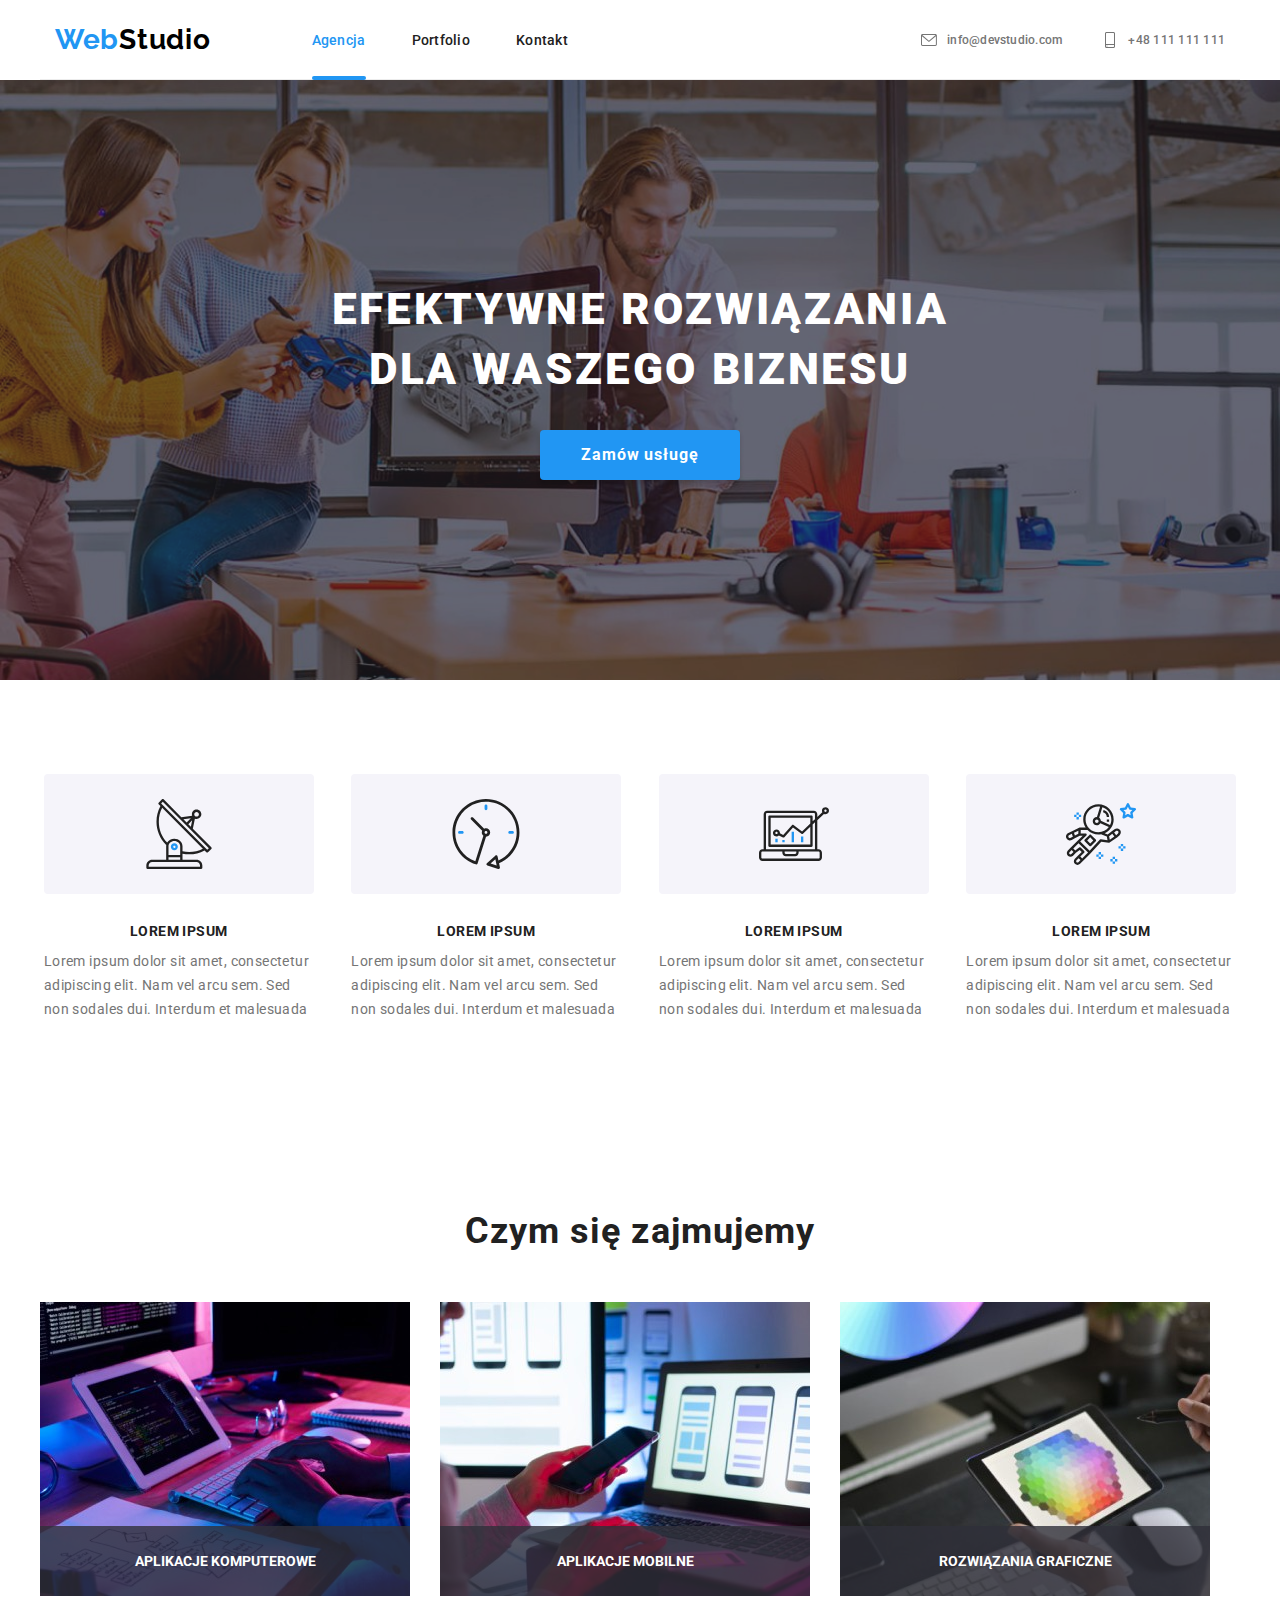
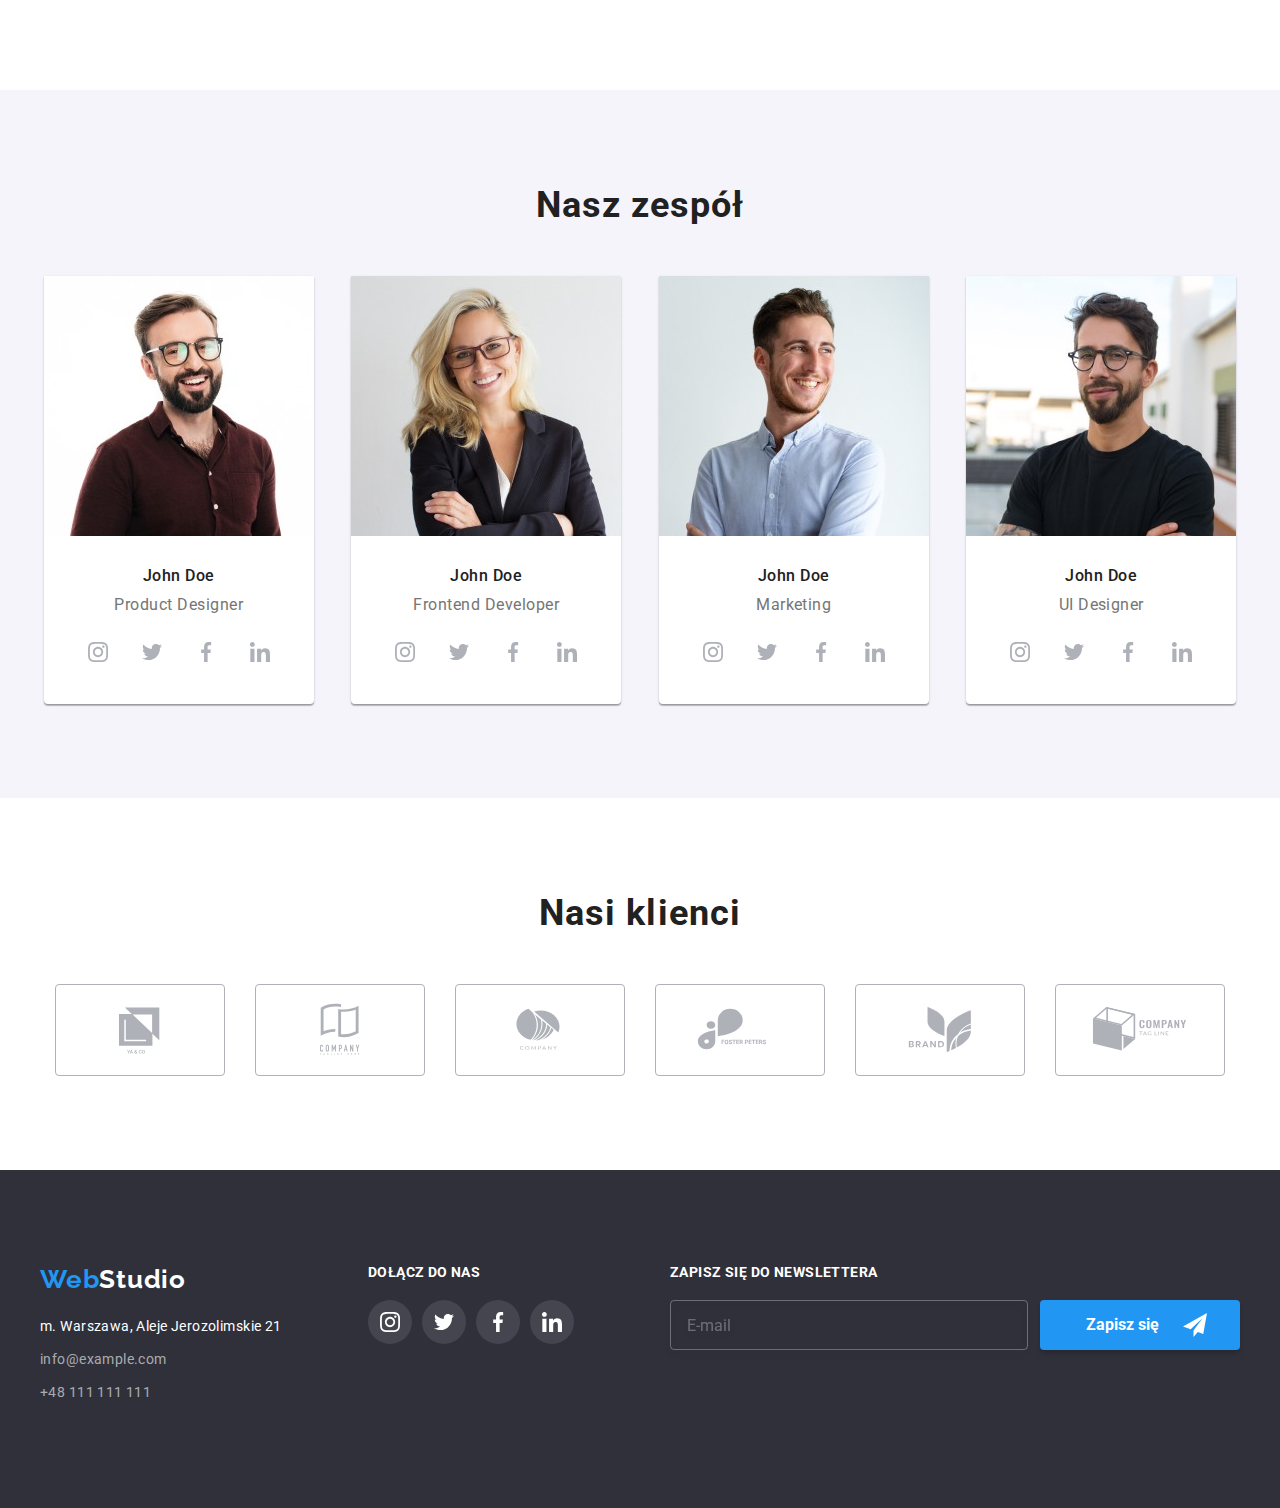
<file: index.html>
<!DOCTYPE html>
<html lang="pl">
  <head>
    <meta charset="UTF-8" />
    <meta http-equiv="X-UA-Compatible" content="IE=edge" />
    <meta name="viewport" content="width=device-width, initial-scale=1.0" />
    <title>Studio</title>
    <link rel="preconnect" href="https://fonts.googleapis.com" />
    <link rel="preconnect" href="https://fonts.gstatic.com" crossorigin />
    <link rel="stylesheet" href="css/modern-normalize.css" />
    <link rel="stylesheet" href="./css/main.min.css" />
    <link
      href="https://fonts.googleapis.com/css2?family=Raleway:wght@700&family=Roboto:wght@400;500;700;900&display=swap"
      rel="stylesheet"
    />
  </head>

  <body>
    <header class="header section__container">
        <div class="menu">
          <a href="index.html" class="menu__logo"
              ><h3><span>Web</span>Studio</h3></a
          >
          <svg class="menu__icon" width="40" height="40"><use xlink: href="images/icons.svg#mobile-menu-open"></use></svg>
          <nav class="menu__desktop">
              <ul class="menu__list1">
                <li class="menu__option">
                  <a href="index.html" class="menu__link menu__link--active">Agencja</a>
                </li>
                <li class="menu__option">
                  <a href="portfolio.html" class="menu__link">Portfolio</a>
                </li>
                <li class="menu__option">
                  <a href="contact.html" class="menu__link">Kontakt</a>
                </li>
              </ul>
          </nav>
          <ul class="menu__list2 menu__desktop">
            <li class="menu__contacts">
              <svg class="menu__contact-icon" width="16" height="16">
                <use xlink: href="images/icons.svg#icon-envelope"></use>
              </svg>
              <a href="mailto:info@devstudio.com" class="menu__contact">
                info@devstudio.com</a
              >
              </li>
            <li class="menu__contacts">
              <svg class="menu__contact-icon" width="16" height="16">
                <use xlink: href="images/icons.svg#icon-smartphone"></use>
              </svg>
              <a href="tel:+48111111111" class="menu__contact"> +48 111 111 111</a>
            </li>
          </ul>
        </div>

      <!-- mobile menu -->
      <div class="mobile-menu d-none">
        <div class="mobile-menu__menu">
            <svg class="mobile-menu__close toggle-menu" width="40" height="40"><use xlink: href="images/icons.svg#mobile-menu-close"></use></svg>
            <div class="mobile-menu__nav">
              <div>
                <ul class="mobile-menu__list">
                  <li class="mobile-menu__option">
                    <a href="index.html" class="mobile-menu__link">Agencja</a>
                  </li>
                  <li class="mobile-menu__option">
                    <a href="portfolio.html" class="mobile-menu__link">Portfolio</a>
                  </li>
                  <li class="mobile-menu__option">
                    <a href="contact.html" class="mobile-menu__link">Kontakt</a>
                  </li>
                </ul>
              </div>
              <div class="mobile-menu__nav2">
                  <ul class="mobile-menu__contact">
                    <li class="mobile-menu__option">
                      <a href="tel:+48111111111" class="mobile-menu__phone mobile-menu__link">+48 111 111 111</a>
                    </li>
                    <li class="mobile-menu__option">
                      <a href="mailto:info@example.com" class="mobile-menu__mail mobile-menu__link">info@example.com</a>
                    </li>
                  </ul>
                <ul class="mobile-menu__socialmedia">
                  <li class="mobile-menu__option2">
                    <a href="" class="mobile-menu__socialmedia mobile-menu__socialmedia--link">Instagram</a>
                  </li>
                  <li class="mobile-menu__option2">
                    <p class="mobile-menu__socialmedia mobile-menu__socialmedia--gap">|</p>
                  </li>
                  <li class="mobile-menu__option2">
                    <a href="" class="mobile-menu__socialmedia mobile-menu__socialmedia--link">Twitter</a>
                  </li>
                  <li class="mobile-menu__option2">
                    <p class="mobile-menu__socialmedia mobile-menu__socialmedia--gap">|</p>
                  </li>
                  <li class="mobile-menu__option2">
                    <a href="" class="mobile-menu__socialmedia mobile-menu__socialmedia--link">Facebook</a>
                  </li>
                  <li class="mobile-menu__option2">
                    <p class="mobile-menu__socialmedia mobile-menu__socialmedia--gap">|</p>
                  </li>
                  <li class="mobile-menu__option2">
                    <a href="" class="mobile-menu__socialmedia mobile-menu__socialmedia--link">LinkedIn</a>
                  </li>
                </ul>
              </div>
            </div>
        </div>
      </div>
      <!-- mobile menu ends -->

    </header>

    <main>
      <section class="section section--page-top">
        <div class="section__container">
          <h1 class="section__headline1">
            EFEKTYWNE ROZWIĄZANIA<br />DLA WASZEGO BIZNESU
          </h1>
          <button class="section__button1" type="button" data-modal-open>Zamów usługę</button>
        </div>
      </section>
      <section class="section">
        <div class="section__container">
          <ul class="section__list section__list--wrap">
            <li class="lorem">
              <figure class="lorem__box">
                <svg class="lorem__icon" width="70" height="70">
                  <use xlink: href="images/icons.svg#icon-antenna"></use>
                </svg>
              </figure>
              <h4 class="lorem__headline4">LOREM IPSUM</h4>
              <p class="lorem__description">
                Lorem ipsum dolor sit amet, consectetur adipiscing elit. Nam vel
                arcu sem. Sed non sodales dui. Interdum et malesuada
              </p>
            </li>
            <li class="lorem">
              <figure class="lorem__box">
                <svg class="lorem__icon" width="70" height="70">
                  <use xlink: href="images/icons.svg#icon-clock"></use>
                </svg>
              </figure>
              <h4 class="lorem__headline4">LOREM IPSUM</h4>
              <p class="lorem__description">
                Lorem ipsum dolor sit amet, consectetur adipiscing elit. Nam vel
                arcu sem. Sed non sodales dui. Interdum et malesuada
              </p>
            </li>
            <li class="lorem">
              <figure class="lorem__box">
                <svg class="lorem__icon" width="70" height="70">
                  <use xlink: href="images/icons.svg#icon-diagram"></use>
                </svg>
              </figure>
              <h4 class="lorem__headline4">LOREM IPSUM</h4>
              <p class="lorem__description">
                Lorem ipsum dolor sit amet, consectetur adipiscing elit. Nam vel
                arcu sem. Sed non sodales dui. Interdum et malesuada
              </p>
            </li>
            <li class="lorem">
              <figure class="lorem__box">
                <svg class="lorem__icon" width="70" height="70">
                  <use xlink: href="images/icons.svg#icon-astronaut"></use>
                </svg>
              </figure>
              <h4 class="lorem__headline4">LOREM IPSUM</h4>
              <p class="lorem__description">
                Lorem ipsum dolor sit amet, consectetur adipiscing elit. Nam vel
                arcu sem. Sed non sodales dui. Interdum et malesuada
              </p>
            </li>
          </ul>
        </div>
      </section>
      <section class="section section__desktop">
        <div class="section__container">
          <h2 class="section__headline2">Czym się zajmujemy</h2>
          <ul class="section__list section__list--wrap">
            <li class="services">
              <picture>
                <source srcset="./images/studio/box1@1x.jpg 1x, ./images/studio/box1@2x.jpg 2x" type="image/jpg">
                <img
                src="/images/studio/box1.jpg"
                alt="Programista piszący kod"
                width="370"
                height="294"
                /></picture>
                <div class="services__label">Aplikacje komputerowe</div>
            </li>
            <li class="services">
                <picture>
                  <source srcset="./images/studio/box2@1x.jpg 1x, ./images/studio/box2@2x.jpg 2x" type="image/jpg">
                  <img
                  src="/images/studio/box2.jpg"
                  alt="UI Designer projektujący układ strony na telefon"
                  width="370"
                  height="294"
                  /></picture>
                  <div class="services__label">Aplikacje mobilne</div>
            </li>
            <li class="services">
                  <picture>
                    <source srcset="./images/studio/box3@1x.jpg 1x, ./images/studio/box3@2x.jpg 2x" type="image/jpg">
                    <img
                  src="/images/studio/box3.jpg"
                  alt="UI Designer wybierający kolor"
                  width="370"
                  height="294"
                  /></picture>
              <div class="services__label">Rozwiązania graficzne</div>
            </li>
          </ul>
        </div>
      </section>
      <section class="section section--gray">
        <div class="section__container">
          <h2 class="section__headline2">Nasz zespół</h2>
          <ul class="section__list section__list--wrap">
            <li class="team">
              <picture>
                <source media="(min-width: 1200px)" srcset="./images/studio/img1-s@1x.jpg 1x, ./images/studio/img1-s@2x.jpg 2x" type="image/jpg">
                <source media="(min-width: 768px)" srcset="./images/studio/img1-md@1x.jpg 1x, ./images/studio/img1-md@2x.jpg 2x" type="image/jpg">
                <source media="(max-width: 767px)" srcset="./images/studio/img1-l@1x.jpg 1x, ./images/studio/img1-l@2x.jpg 2x" type="image/jpg">
                <img class="team__photo" src="/images/studio/img1.jpg" alt="Brodaty mężczyzna w okularach i w brązowej koszuli"/>
              </picture>
              <h5 class="team__name">John Doe</h5>
              <p class="team__title">Product Designer</p>
              <div class="team__socialmedia--container">
                <div class="team__socialmedia">
                  <svg class="team__icon" height="44" width="44">
                    <use xlink: href="images/icons.svg#icon-instagram"></use>
                  </svg>
                  <svg class="team__icon" height="44" width="44">
                    <use xlink: href="images/icons.svg#icon-twitter"></use>
                  </svg>
                  <svg class="team__icon" height="44" width="44">
                    <use xlink: href="images/icons.svg#icon-facebook"></use>
                  </svg>
                  <svg class="team__icon" height="44" width="44">
                    <use xlink: href="images/icons.svg#icon-linkedin"></use>
                  </svg>
                </div>
              </div>
            </li>
            <li class="team">
              <picture>
                <source media="(min-width: 1200px)" srcset="./images/studio/img2-s@1x.jpg 1x, ./images/studio/img2-s@2x.jpg 2x" type="image/jpg">
                <source media="(min-width: 768px)" srcset="./images/studio/img2-md@1x.jpg 1x, ./images/studio/img2-md@2x.jpg 2x" type="image/jpg">
                <source media="(max-width: 767px)" srcset="./images/studio/img2-l@1x.jpg 1x, ./images/studio/img2-l@2x.jpg 2x" type="image/jpg">
                <img class="team__photo" src="/images/studio/img2.jpg" alt="Uśmiechnięta młoda blondynka"/>
              </picture>
              <h5 class="team__name">John Doe</h5>
              <p class="team__title">Frontend Developer</p>
              <div class="team__socialmedia--container">
                <div class="team__socialmedia">
                  <svg class="team__icon" height="44" width="44">
                    <use xlink: href="images/icons.svg#icon-instagram"></use>
                  </svg>
                  <svg class="team__icon" height="44" width="44">
                    <use xlink: href="images/icons.svg#icon-twitter"></use>
                  </svg>
                  <svg class="team__icon" height="44" width="44">
                    <use xlink: href="images/icons.svg#icon-facebook"></use>
                  </svg>
                  <svg class="team__icon" height="44" width="44">
                    <use xlink: href="images/icons.svg#icon-linkedin"></use>
                  </svg>
                </div>
              </div>
            </li>
            <li class="team">
              <picture>
                <source media="(min-width: 1200px)" srcset="./images/studio/img3-s@1x.jpg 1x, ./images/studio/img3-s@2x.jpg 2x" type="image/jpg">
                <source media="(min-width: 768px)" srcset="./images/studio/img3-md@1x.jpg 1x, ./images/studio/img3-md@2x.jpg 2x" type="image/jpg">
                <source media="(max-width: 767px)" srcset="./images/studio/img3-l@1x.jpg 1x, ./images/studio/img3-l@2x.jpg 2x" type="image/jpg">
                <img class="team__photo" src="/images/studio/img3.jpg" alt="Uśmiechnięty mężczyzna w białej koszuli"/>
              </picture>
              <h5 class="team__name">John Doe</h5>
              <p class="team__title">Marketing</p>
              <div class="team__socialmedia--container">
                <div class="team__socialmedia">
                  <svg class="team__icon" height="44" width="44">
                    <use xlink: href="images/icons.svg#icon-instagram"></use>
                  </svg>
                  <svg class="team__icon" height="44" width="44">
                    <use xlink: href="images/icons.svg#icon-twitter"></use>
                  </svg>
                  <svg class="team__icon" height="44" width="44">
                    <use xlink: href="images/icons.svg#icon-facebook"></use>
                  </svg>
                  <svg class="team__icon" height="44" width="44">
                    <use xlink: href="images/icons.svg#icon-linkedin"></use>
                  </svg>
                </div>
              </div>
            </li>
            <li class="team">
              <picture>
                <source media="(min-width: 1200px)" srcset="./images/studio/img4-s@1x.jpg 1x, ./images/studio/img4-s@2x.jpg 2x" type="image/jpg">
                <source media="(min-width: 768px)" srcset="./images/studio/img4-md@1x.jpg 1x, ./images/studio/img4-md@2x.jpg 2x" type="image/jpg">
                <source media="(max-width: 767px)" srcset="./images/studio/img4-l@1x.jpg 1x, ./images/studio/img4-l@2x.jpg 2x" type="image/jpg">
                <img class="team__photo" src="/images/studio/img4.jpg" alt="Brodaty mężczyzna w okularach i czarnej bluzce"/>
              </picture>
              <h5 class="team__name">John Doe</h5>
              <p class="team__title">UI Designer</p>
              <div class="team__socialmedia--container">
                <div class="team__socialmedia">
                  <svg class="team__icon" height="44" width="44">
                    <use xlink: href="images/icons.svg#icon-instagram"></use>
                  </svg>
                  <svg class="team__icon" height="44" width="44">
                    <use xlink: href="images/icons.svg#icon-twitter"></use>
                  </svg>
                  <svg class="team__icon" height="44" width="44">
                    <use xlink: href="images/icons.svg#icon-facebook"></use>
                  </svg>
                  <svg class="team__icon" height="44" width="44">
                    <use xlink: href="images/icons.svg#icon-linkedin"></use>
                  </svg>
                </div>
              </div>
            </li>
          </ul>
        </div>
      </section>
      <section class="section">
        <div class="section__container">
          <h2 class="section__headline2">Nasi klienci</h2>
          <ul class="customers">
            <li class="customers__box">
              <svg class="customers__logo" height="60" width="106">
                <use xlink: href="images/icons.svg#icon-logo1"></use>
              </svg>
            </li>
            <li class="customers__box">
              <svg class="customers__logo" height="60" width="106">
                <use xlink: href="images/icons.svg#icon-logo2"></use>
              </svg>
            </li>
            <li class="customers__box">
              <svg class="customers__logo" height="60" width="106">
                <use xlink: href="images/icons.svg#icon-logo3"></use>
              </svg>
            </li>
            <li class="customers__box">
              <svg class="customers__logo" height="60" width="106">
                <use xlink: href="images/icons.svg#icon-logo4"></use>
              </svg>
            </li>
            <li class="customers__box">
              <svg class="customers__logo" height="60" width="106">
                <use xlink: href="images/icons.svg#icon-logo5"></use>
              </svg>
            </li>
            <li class="customers__box">
              <svg class="customers__logo" height="60" width="106">
                <use xlink: href="images/icons.svg#icon-logo6"></use>
              </svg>
            </li>
          </ul>
        </div>
      </section>
    </main>

    <footer class="section section--footer">
      <div class="footer section__container">
        <div class="footer__content">
          <h3 class="footer__logo"><span>Web</span>Studio</h3>
          <address>
            <p class="footer__adress">m. Warszawa, Aleje Jerozolimskie 21</p>
            <div class="footer__adress"><a href="mailto:info@example.com" class="footer__adress footer__adress--links"
              >info@example.com</a></div>
            <div class="footer__adress"><a href="tel:+48111111111" class="footer__adress footer__adress--links">+48 111 111 111</a></div>
          </address>
        </div>
        <div class="footer__content">
          <p class="footer__title">Dołącz do nas</p>
          <div class="footer__content--2">
            <svg class="footer__icon" height="44" width="44">
              <use xlink: href="images/icons.svg#icon-instagram"></use>
            </svg>
            <svg class="footer__icon" height="44" width="44">
              <use xlink: href="images/icons.svg#icon-twitter"></use>
            </svg>
            <svg class="footer__icon" height="44" width="44">
              <use xlink: href="images/icons.svg#icon-facebook"></use>
            </svg>
            <svg class="footer__icon" height="44" width="44">
              <use xlink: href="images/icons.svg#icon-linkedin"></use>
            </svg>
          </div>
        </div>
        <div class="footer__content">
          <p class="footer__title">Zapisz się do newslettera</p>
          <form name="newsletter--form" class="newsletter">
            <input type="email" name="email" placeholder="E-mail" class="newsletter__input"/>
            <button type="submit" class="newsletter__button">
              Zapisz się
                <svg class="newsletter__icon" height="24" weight="24">
                  <use xlink: href="./images/icons.svg#submit-icon">
                  </use>
                </svg>
            </button>
          </form>
        </div>
      </div>
    </footer>
    <div class="backdrop is-hidden" data-modal>
      <div class="modal">
        <button class="modal__button" type="button" data-modal-close>
          <svg class="modal__icon" height="11" width="11">
            <use xlink: href="images/icons.svg#close"></use>
          </svg>
        </button>
        <form class="form">
          <p class="form-title">Zostaw swoje dane w formularzu poniżej</p>
          <fieldset class="form__fieldset">
            <label for="username" class="form__label">Imię</label>
            <div class="form__group"><input type="text" name="username" id="username" class="form__input" required/><svg class="form__icons" width="18" height="18"><use xlink: href="./images/icons.svg#form-name"></use></svg></div>
            <label for="phone-number" class="form__label">Telefon</label>
            <div class="form__group"><input type="tel" name="phone-number" id="phone-number" class="form__input" required/><svg class="form__icons" width="18" height="18"><use xlink: href="./images/icons.svg#form-phone"></use></svg></div>
            <label for="email" class="form__label">Email</label>
            <div class="form__group"><input type="email" name="email" id="email" class="form__input" required><svg class="form__icons" width="18" height="18"><use xlink: href="./images/icons.svg#form-email"></use></svg></div>
            <label for="comment" class="form__label">Komentarz</label>
            <textarea type="text" name="comment" id="comment" class="form__comment" placeholder="Wprowadź tekst"></textarea>
            </fieldset>
            <label class="form__policy"><input type="checkbox" name="checkbox" id="checkbox" class="form__checkbox"/><span class="form__terms">Oświadczam iż akceptuję <a href="terms_of_use.html" class="form__terms form__terms--link">Regulamin</a> i <a href="privacy_policy.html" class="form__terms form__terms--link">Politykę Prywatności</a>.</span></label>
          <button type="submit" class="form__submit">Wyślij</button>
        </form>
      </div>
    </div>
    <script src="./js/modal.js"></script>
    <script src="./js/mobile-menu.js"></script>
  </body>
</html>
</file>
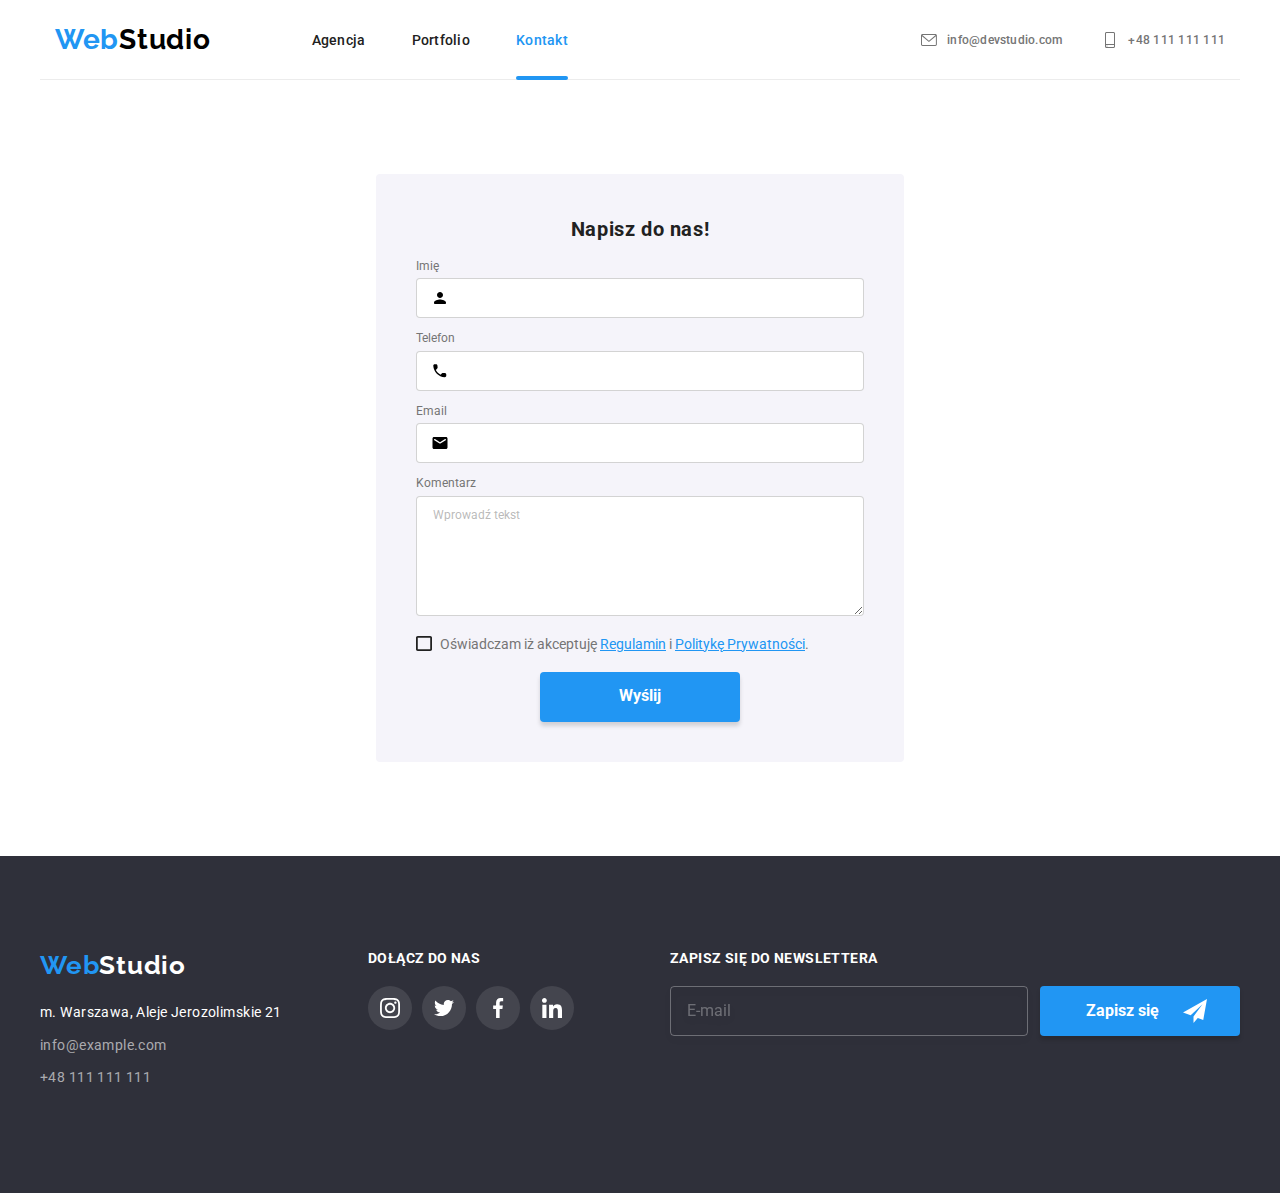
<file: contact.html>
<!DOCTYPE html>
<html lang="pl">
  <head>
    <meta charset="UTF-8" />
    <meta http-equiv="X-UA-Compatible" content="IE=edge" />
    <meta name="viewport" content="width=device-width, initial-scale=1.0" />
    <title>Studio</title>
    <link rel="preconnect" href="https://fonts.googleapis.com" />
    <link rel="preconnect" href="https://fonts.gstatic.com" crossorigin />
    <link rel="stylesheet" href="css/modern-normalize.css" />
    <link rel="stylesheet" href="./css/main.min.css" />
    <link
      href="https://fonts.googleapis.com/css2?family=Raleway:wght@700&family=Roboto:wght@400;500;700;900&display=swap"
      rel="stylesheet"
    />
  </head>
  <body>
    <header class="header section__container">
        <div class="menu">
          <a href="index.html" class="menu__logo"
              ><h3><span>Web</span>Studio</h3></a
          >
          <svg class="menu__icon" width="40" height="40"><use xlink: href="images/icons.svg#mobile-menu-open"></use></svg>
          <nav class="menu__desktop">
              <ul class="menu__list1">
                <li class="menu__option">
                  <a href="index.html" class="menu__link">Agencja</a>
                </li>
                <li class="menu__option">
                  <a href="portfolio.html" class="menu__link">Portfolio</a>
                </li>
                <li class="menu__option">
                  <a href="contact.html" class="menu__link menu__link--active">Kontakt</a>
                </li>
              </ul>
          </nav>
          <ul class="menu__list2 menu__desktop">
            <li class="menu__contacts">
              <svg class="menu__contact-icon" width="16" height="16">
                <use xlink: href="images/icons.svg#icon-envelope"></use>
              </svg>
              <a href="mailto:info@devstudio.com" class="menu__contact">
                info@devstudio.com</a
              >
              </li>
            <li class="menu__contacts">
              <svg class="menu__contact-icon" width="16" height="16">
                <use xlink: href="images/icons.svg#icon-smartphone"></use>
              </svg>
              <a href="tel:+48111111111" class="menu__contact"> +48 111 111 111</a>
            </li>
          </ul>
        </div>

      <!-- mobile menu -->
      <div class="mobile-menu d-none">
        <div class="mobile-menu__menu">
            <svg class="mobile-menu__close toggle-menu" width="40" height="40"><use xlink: href="images/icons.svg#mobile-menu-close"></use></svg>
            <div class="mobile-menu__nav">
              <div>
                <ul class="mobile-menu__list">
                  <li class="mobile-menu__option">
                    <a href="index.html" class="mobile-menu__link">Agencja</a>
                  </li>
                  <li class="mobile-menu__option">
                    <a href="portfolio.html" class="mobile-menu__link">Portfolio</a>
                  </li>
                  <li class="mobile-menu__option">
                    <a href="contact.html" class="mobile-menu__link">Kontakt</a>
                  </li>
                </ul>
              </div>
              <div class="mobile-menu__nav2">
                  <ul class="mobile-menu__contact">
                    <li class="mobile-menu__option">
                      <a href="tel:+48111111111" class="mobile-menu__phone mobile-menu__link">+48 111 111 111</a>
                    </li>
                    <li class="mobile-menu__option">
                      <a href="mailto:info@example.com" class="mobile-menu__mail mobile-menu__link">info@example.com</a>
                    </li>
                  </ul>
                <ul class="mobile-menu__socialmedia">
                  <li class="mobile-menu__option2">
                    <a href="" class="mobile-menu__socialmedia mobile-menu__socialmedia--link">Instagram</a>
                  </li>
                  <li class="mobile-menu__option2">
                    <p class="mobile-menu__socialmedia mobile-menu__socialmedia--gap">|</p>
                  </li>
                  <li class="mobile-menu__option2">
                    <a href="" class="mobile-menu__socialmedia mobile-menu__socialmedia--link">Twitter</a>
                  </li>
                  <li class="mobile-menu__option2">
                    <p class="mobile-menu__socialmedia mobile-menu__socialmedia--gap">|</p>
                  </li>
                  <li class="mobile-menu__option2">
                    <a href="" class="mobile-menu__socialmedia mobile-menu__socialmedia--link">Facebook</a>
                  </li>
                  <li class="mobile-menu__option2">
                    <p class="mobile-menu__socialmedia mobile-menu__socialmedia--gap">|</p>
                  </li>
                  <li class="mobile-menu__option2">
                    <a href="" class="mobile-menu__socialmedia mobile-menu__socialmedia--link">LinkedIn</a>
                  </li>
                </ul>
              </div>
            </div>
        </div>
      </div>
      <!-- mobile menu ends -->

    </header>
    <main>
      <section class="section">
        <div class="section__container">
            <div class="form__container">
                <form class="form form__contact">
                <p class="form-title">Napisz do nas!</p>
                <fieldset class="form__fieldset">
                    <label for="username" class="form__label">Imię</label>
                    <div class="form__group"><input type="text" name="username" id="username" class="form__input" required/><svg class="form__icons" width="18" height="18"><use xlink: href="./images/icons.svg#form-name"></use></svg></div>
                    <label for="phone-number" class="form__label">Telefon</label>
                    <div class="form__group"><input type="tel" name="phone-number" id="phone-number" class="form__input" required/><svg class="form__icons" width="18" height="18"><use xlink: href="./images/icons.svg#form-phone"></use></svg></div>
                    <label for="email" class="form__label">Email</label>
                    <div class="form__group"><input type="email" name="email" id="email" class="form__input" required><svg class="form__icons" width="18" height="18"><use xlink: href="./images/icons.svg#form-email"></use></svg></div>
                    <label for="comment" class="form__label">Komentarz</label>
                    <textarea type="text" name="comment" id="comment" class="form__comment" placeholder="Wprowadź tekst"></textarea>
                    </fieldset>
                    <label class="form__policy"><input type="checkbox" name="checkbox" id="checkbox" class="form__checkbox"/><span class="form__terms">Oświadczam iż akceptuję <a href="terms_of_use.html" class="form__terms form__terms--link">Regulamin</a> i <a href="privacy_policy.html" class="form__terms form__terms--link">Politykę Prywatności</a>.</span></label>
                <button type="submit" class="form__submit">Wyślij</button>
                </form>
            </div>
        </div>
      </section>
    </main>
    <footer class="section section--footer">
      <div class="footer section__container">
        <div class="footer__content">
          <h3 class="footer__logo"><span>Web</span>Studio</h3>
          <address>
            <p class="footer__adress">m. Warszawa, Aleje Jerozolimskie 21</p>
            <div class="footer__adress"><a href="mailto:info@example.com" class="footer__adress footer__adress--links"
              >info@example.com</a></div>
            <div class="footer__adress"><a href="tel:+48111111111" class="footer__adress footer__adress--links">+48 111 111 111</a></div>
          </address>
        </div>
        <div class="footer__content">
          <p class="footer__title">Dołącz do nas</p>
          <div class="footer__content--2">
            <svg class="footer__icon" height="44" width="44">
              <use xlink: href="images/icons.svg#icon-instagram"></use>
            </svg>
            <svg class="footer__icon" height="44" width="44">
              <use xlink: href="images/icons.svg#icon-twitter"></use>
            </svg>
            <svg class="footer__icon" height="44" width="44">
              <use xlink: href="images/icons.svg#icon-facebook"></use>
            </svg>
            <svg class="footer__icon" height="44" width="44">
              <use xlink: href="images/icons.svg#icon-linkedin"></use>
            </svg>
          </div>
        </div>
        <div class="footer__content">
          <p class="footer__title">Zapisz się do newslettera</p>
          <form name="newsletter--form" class="newsletter">
            <input type="email" name="email" placeholder="E-mail" class="newsletter__input"/>
            <button type="submit" class="newsletter__button">
              Zapisz się
                <svg class="newsletter__icon" height="24" weight="24">
                  <use xlink: href="./images/icons.svg#submit-icon">
                  </use>
                </svg>
            </button>
          </form>
        </div>
      </div>
    </footer>
    <script src="./js/mobile-menu.js"></script>
  </body>
</html>
</file>
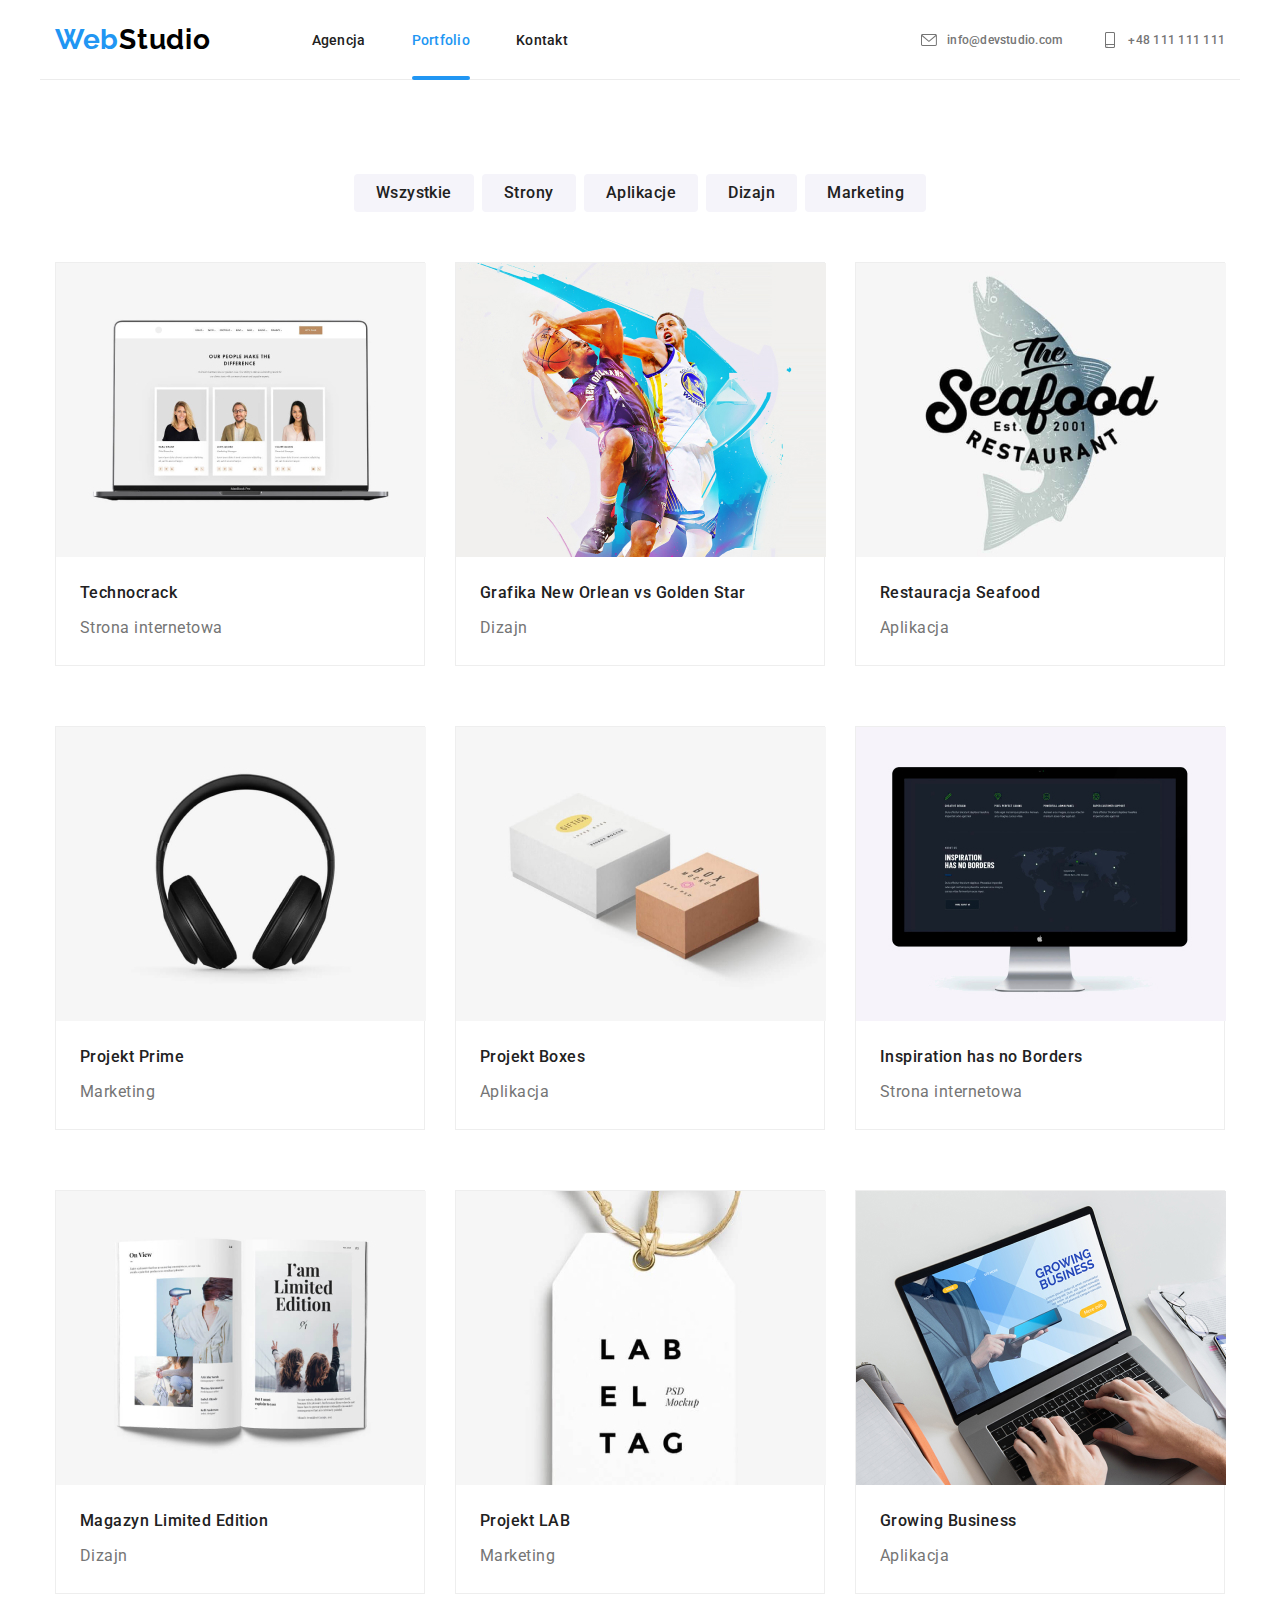
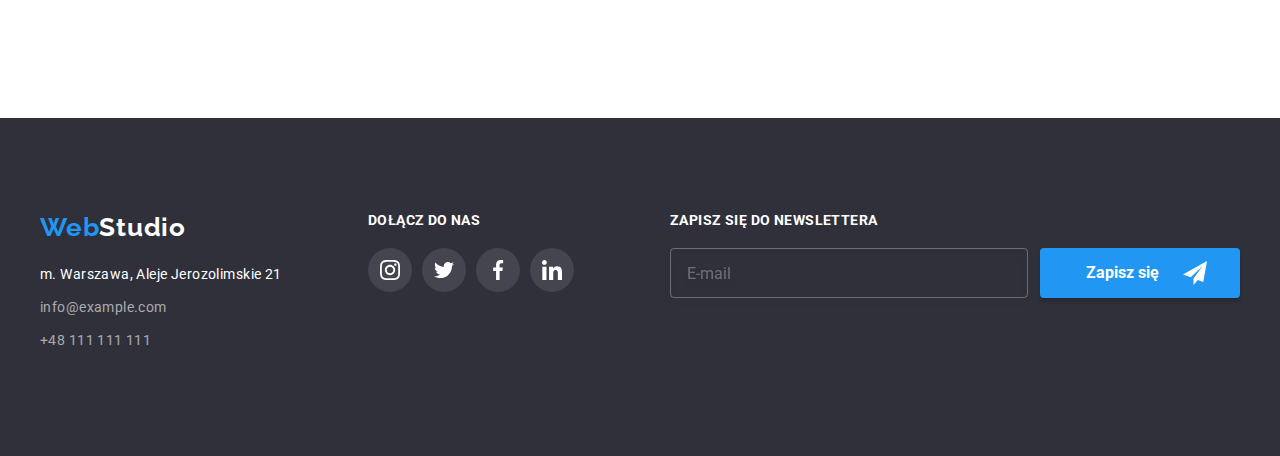
<file: portfolio.html>
<!DOCTYPE html>
<html lang="pl">
  <head>
    <meta charset="UTF-8" />
    <meta http-equiv="X-UA-Compatible" content="IE=edge" />
    <meta name="viewport" content="width=device-width, initial-scale=1.0" />
    <title>Studio</title>
    <link rel="preconnect" href="https://fonts.googleapis.com" />
    <link rel="preconnect" href="https://fonts.gstatic.com" crossorigin />
    <link rel="stylesheet" href="css/modern-normalize.css" />
    <link rel="stylesheet" href="./css/main.min.css" />
    <link
      href="https://fonts.googleapis.com/css2?family=Raleway:wght@700&family=Roboto:wght@400;500;700;900&display=swap"
      rel="stylesheet"
    />
  </head>
  <body>
    <header class="header section__container">
        <div class="menu">
          <a href="index.html" class="menu__logo"
              ><h3><span>Web</span>Studio</h3></a
          >
          <svg class="menu__icon" width="40" height="40"><use xlink: href="images/icons.svg#mobile-menu-open"></use></svg>
          <nav class="menu__desktop">
              <ul class="menu__list1">
                <li class="menu__option">
                  <a href="index.html" class="menu__link">Agencja</a>
                </li>
                <li class="menu__option">
                  <a href="portfolio.html" class="menu__link menu__link--active">Portfolio</a>
                </li>
                <li class="menu__option">
                  <a href="contact.html" class="menu__link">Kontakt</a>
                </li>
              </ul>
          </nav>
          <ul class="menu__list2 menu__desktop">
            <li class="menu__contacts">
              <svg class="menu__contact-icon" width="16" height="16">
                <use xlink: href="images/icons.svg#icon-envelope"></use>
              </svg>
              <a href="mailto:info@devstudio.com" class="menu__contact">
                info@devstudio.com</a
              >
              </li>
            <li class="menu__contacts">
              <svg class="menu__contact-icon" width="16" height="16">
                <use xlink: href="images/icons.svg#icon-smartphone"></use>
              </svg>
              <a href="tel:+48111111111" class="menu__contact"> +48 111 111 111</a>
            </li>
          </ul>
        </div>

      <!-- mobile menu -->
      <div class="mobile-menu d-none">
        <div class="mobile-menu__menu">
            <svg class="mobile-menu__close toggle-menu" width="40" height="40"><use xlink: href="images/icons.svg#mobile-menu-close"></use></svg>
            <div class="mobile-menu__nav">
              <div>
                <ul class="mobile-menu__list">
                  <li class="mobile-menu__option">
                    <a href="index.html" class="mobile-menu__link">Agencja</a>
                  </li>
                  <li class="mobile-menu__option">
                    <a href="portfolio.html" class="mobile-menu__link">Portfolio</a>
                  </li>
                  <li class="mobile-menu__option">
                    <a href="contact.html" class="mobile-menu__link">Kontakt</a>
                  </li>
                </ul>
              </div>
              <div class="mobile-menu__nav2">
                  <ul class="mobile-menu__contact">
                    <li class="mobile-menu__option">
                      <a href="tel:+48111111111" class="mobile-menu__phone mobile-menu__link">+48 111 111 111</a>
                    </li>
                    <li class="mobile-menu__option">
                      <a href="mailto:info@example.com" class="mobile-menu__mail mobile-menu__link">info@example.com</a>
                    </li>
                  </ul>
                <ul class="mobile-menu__socialmedia">
                  <li class="mobile-menu__option2">
                    <a href="" class="mobile-menu__socialmedia mobile-menu__socialmedia--link">Instagram</a>
                  </li>
                  <li class="mobile-menu__option2">
                    <p class="mobile-menu__socialmedia mobile-menu__socialmedia--gap">|</p>
                  </li>
                  <li class="mobile-menu__option2">
                    <a href="" class="mobile-menu__socialmedia mobile-menu__socialmedia--link">Twitter</a>
                  </li>
                  <li class="mobile-menu__option2">
                    <p class="mobile-menu__socialmedia mobile-menu__socialmedia--gap">|</p>
                  </li>
                  <li class="mobile-menu__option2">
                    <a href="" class="mobile-menu__socialmedia mobile-menu__socialmedia--link">Facebook</a>
                  </li>
                  <li class="mobile-menu__option2">
                    <p class="mobile-menu__socialmedia mobile-menu__socialmedia--gap">|</p>
                  </li>
                  <li class="mobile-menu__option2">
                    <a href="" class="mobile-menu__socialmedia mobile-menu__socialmedia--link">LinkedIn</a>
                  </li>
                </ul>
              </div>
            </div>
        </div>
      </div>
      <!-- mobile menu ends -->

    </header>
    <main>
      <section class="section">
        <div class="section__container">
          <ul class="button-list">
            <li class="button-list__item">
              <button class="button-list__button">Wszystkie</button>
            </li>
            <li class="button-list__item">
              <button class="button-list__button">Strony</button>
            </li>
            <li class="button-list__item">
              <button class="button-list__button">Aplikacje</button>
            </li>
            <li class="button-list__item">
              <button class="button-list__button">Dizajn</button>
            </li>
            <li class="button-list__item">
              <button class="button-list__button">Marketing</button>
            </li>
          </ul>
          <ul class="portfolio-list">
            <li class="portfolio-list__item">
              <div class="portfolio-list__image"><img
                src="images/portolio1.jpg"
                alt="Mockup strony internetowej"
                width="370"
                height="294"
              /><div class="portfolio-list__overlay">Technocrack jest popularną platformą wykorzystywaną do rozpowszechniania koronawirusa. Firmy wykorzystują tę platformę do celów szpiegowskich i ataków na niezabezpieczone serwery konkurencji</div>
              </div>
              <h5 class="portfolio-list__headline">Technocrack</h5>
              <p class="portfolio-list__title">Strona internetowa</p>
            </li>
            <li class="portfolio-list__item">
              <div class="portfolio-list__image"><img
                src="images/portolio2.jpg"
                alt="Steph Curry z Golden State Warriors blokuje gracza New Orlean Pelicans"
                width="370"
                height="294"
              /><div class="portfolio-list__overlay">Lorem ipsum dolor sit amet, consectetur adipiscing elit. Nunc eu risus ultricies, faucibus risus vel, aliquam dui. Nulla in risus tempus, tempor felis quis, dignissim nibh. Maecenas tincidunt sed augue elementum placerat</div>
              </div>
              <h5 class="portfolio-list__headline">Grafika New Orlean vs Golden Star</h5>
              <p class="portfolio-list__title">Dizajn</p>
            </li>
            <li class="portfolio-list__item">
              <div class="portfolio-list__image"><img
                src="images/portolio3.jpg"
                alt="Logo restauracji The Seafood"
                width="370"
                height="294"
              /><div class="portfolio-list__overlay">Lorem ipsum dolor sit amet, consectetur adipiscing elit. Nunc eu risus ultricies, faucibus risus vel, aliquam dui. Nulla in risus tempus, tempor felis quis, dignissim nibh. Maecenas tincidunt sed augue elementum placerat</div>
              </div>
              <h5 class="portfolio-list__headline">Restauracja Seafood</h5>
              <p class="portfolio-list__title">Aplikacja</p>
            </li>
            <li class="portfolio-list__item">
              <div class="portfolio-list__image"><img
                src="images/portolio4.jpg"
                alt="Czarne słuchawki nauszne"
                width="370"
                height="294"
              /><div class="portfolio-list__overlay">Lorem ipsum dolor sit amet, consectetur adipiscing elit. Nunc eu risus ultricies, faucibus risus vel, aliquam dui. Nulla in risus tempus, tempor felis quis, dignissim nibh. Maecenas tincidunt sed augue elementum placerat</div>
              </div>
              <h5 class="portfolio-list__headline">Projekt Prime</h5>
              <p class="portfolio-list__title">Marketing</p>
            </li>
            <li class="portfolio-list__item">
              <div class="portfolio-list__image"><img
                src="images/portolio5.jpg"
                alt="Projekt opakowań kartonowych"
                width="370"
                height="294"
              /><div class="portfolio-list__overlay">Lorem ipsum dolor sit amet, consectetur adipiscing elit. Nunc eu risus ultricies, faucibus risus vel, aliquam dui. Nulla in risus tempus, tempor felis quis, dignissim nibh. Maecenas tincidunt sed augue elementum placerat</div>
              </div>
              <h5 class="portfolio-list__headline">Projekt Boxes</h5>
              <p class="portfolio-list__title">Aplikacja</p>
            </li>
            <li class="portfolio-list__item">
              <div class="portfolio-list__image"><img
                src="images/portolio6.jpg"
                alt="Mockup ciemnej strony internetowej"
                width="370"
                height="294"
              /><div class="portfolio-list__overlay">Lorem ipsum dolor sit amet, consectetur adipiscing elit. Nunc eu risus ultricies, faucibus risus vel, aliquam dui. Nulla in risus tempus, tempor felis quis, dignissim nibh. Maecenas tincidunt sed augue elementum placerat</div>
              </div>
              <h5 class="portfolio-list__headline">Inspiration has no Borders</h5>
              <p class="portfolio-list__title">Strona internetowa</p>
            </li>
            <li class="portfolio-list__item">
              <div class="portfolio-list__image"><img
                src="images/portolio7.jpg"
                alt="Otworzony magazyn ze zdjęciami i tekstem"
              /><div class="portfolio-list__overlay">Lorem ipsum dolor sit amet, consectetur adipiscing elit. Nunc eu risus ultricies, faucibus risus vel, aliquam dui. Nulla in risus tempus, tempor felis quis, dignissim nibh. Maecenas tincidunt sed augue elementum placerat</div>
              </div>
              <h5 class="portfolio-list__headline">Magazyn Limited Edition</h5>
              <p class="portfolio-list__title">Dizajn</p>
            </li>
            <li class="portfolio-list__item">
              <div class="portfolio-list__image"><img
                src="images/portolio8.jpg"
                alt="Mockup metki cenowej"
                width="370"
                height="294"
              /><div class="portfolio-list__overlay">Lorem ipsum dolor sit amet, consectetur adipiscing elit. Nunc eu risus ultricies, faucibus risus vel, aliquam dui. Nulla in risus tempus, tempor felis quis, dignissim nibh. Maecenas tincidunt sed augue elementum placerat</div>
              </div>
              <h5 class="portfolio-list__headline">Projekt LAB</h5>
              <p class="portfolio-list__title">Marketing</p>
            </li>
            <li class="portfolio-list__item">
              <div class="portfolio-list__image"><img
                src="images/portolio9.jpg"
                alt="Laptop z otwartą stroną internetową oraz ręce na klawiaturze"
                width="370"
                height="294"
              /><div class="portfolio-list__overlay">Lorem ipsum dolor sit amet, consectetur adipiscing elit. Nunc eu risus ultricies, faucibus risus vel, aliquam dui. Nulla in risus tempus, tempor felis quis, dignissim nibh. Maecenas tincidunt sed augue elementum placerat</div>
              </div>
              <h5 class="portfolio-list__headline">Growing Business</h5>
              <p class="portfolio-list__title">Aplikacja</p>
            </li>
          </ul>
        </div>
      </section>
    </main>
    <footer class="section section--footer">
      <div class="footer section__container">
        <div class="footer__content">
          <h3 class="footer__logo"><span>Web</span>Studio</h3>
          <address>
            <p class="footer__adress">m. Warszawa, Aleje Jerozolimskie 21</p>
            <div class="footer__adress"><a href="mailto:info@example.com" class="footer__adress footer__adress--links"
              >info@example.com</a></div>
            <div class="footer__adress"><a href="tel:+48111111111" class="footer__adress footer__adress--links">+48 111 111 111</a></div>
          </address>
        </div>
        <div class="footer__content">
          <p class="footer__title">Dołącz do nas</p>
          <div class="footer__content--2">
            <svg class="footer__icon" height="44" width="44">
              <use xlink: href="images/icons.svg#icon-instagram"></use>
            </svg>
            <svg class="footer__icon" height="44" width="44">
              <use xlink: href="images/icons.svg#icon-twitter"></use>
            </svg>
            <svg class="footer__icon" height="44" width="44">
              <use xlink: href="images/icons.svg#icon-facebook"></use>
            </svg>
            <svg class="footer__icon" height="44" width="44">
              <use xlink: href="images/icons.svg#icon-linkedin"></use>
            </svg>
          </div>
        </div>
        <div class="footer__content">
          <p class="footer__title">Zapisz się do newslettera</p>
          <form name="newsletter--form" class="newsletter">
            <input type="email" name="email" placeholder="E-mail" class="newsletter__input"/>
            <button type="submit" class="newsletter__button">
              Zapisz się
                <svg class="newsletter__icon" height="24" weight="24">
                  <use xlink: href="./images/icons.svg#submit-icon">
                  </use>
                </svg>
            </button>
          </form>
        </div>
      </div>
    </footer>
    <script src="./js/mobile-menu.js"></script>
  </body>
</html>
</file>
<file: css/main.min.css>
:root{--blue: #2196f3;--white: #fff;--very-bright-grey: #f5f4fa;--medium-bright-grey: #ececec;--medium-bright-grey2: #eeeeee;--bright-grey: #afb1b8;--grey: #757575;--dark-grey: #2f303a;--almost-black: #212121;--black: #000;--cubic-bezier: cubic-bezier(0.4, 0, 0.2, 1);--very-bright-shadow: rgba(255, 255, 255, 0.1);--bright-shadow: rgba(255, 255, 255, 0.3);--medium-shadow: rgba(255, 255, 255, 0.6);--darker-shadow: rgba(117, 117, 117, 0.5);--border-shadow: rgba(33, 33, 33, 0.2);--blue-shadow: rgba(33, 150, 243, 0.9);--shadow1: rgba(47, 48, 58, 0.8);--shadow2: rgba(0, 0, 0, 0.2);--shadow3: rgba(0, 0, 0, 0.1);--shadow4: rgba(0, 0, 0, 0.08);--shadow5: rgba(0, 0, 0, 0.12);--shadow6: rgba(0, 0, 0, 0.14);--shadow7: rgba(0, 0, 0, 0.15);--shadow8: rgba(0, 0, 0, 0.06);--shadow9: rgba(0, 0, 0, 0.16);--min-width: 320px;--mobile: 480px;--tablet: 768px;--desktop: 1200px}body{font-family:"Roboto",sans-serif;color:var(--grey);min-width:320px}ul{list-style-type:none;margin:0;padding:0}h1,h2,h3,h4,h5,h6{margin:0}p{margin:0}.d-none{display:none}.is-hidden{visibility:hidden;opacity:0;pointer-events:none;transition:opacity 500ms ease,visibility 500ms ease}.backdrop{background:var(--shadow2);position:fixed;width:100%;height:100%;left:0px;top:0px;transition:opacity 500ms ease,visibility 500ms ease}.modal{display:flex;position:absolute;width:450px;left:50%;top:50%;transform:translate(-50%, -50%);background:var(--white);box-shadow:0px 1px 3px var(--shadow5),0px 1px 1px var(--shadow6),0px 2px 1px var(--shadow2);border-radius:4px}@media screen and (min-width: 1200px){.modal{width:528px}}.modal__button{display:flex;position:absolute;top:0;right:0;height:30px;width:30px;background:var(--white);border:1px solid var(--shadow3);border-radius:50%;justify-content:center;margin:8px}.modal__button:hover,.modal__button :focus{cursor:pointer}.modal__icon{fill:var(--black);display:flex;align-self:center}.form{width:450px;padding:40px}@media screen and (min-width: 1200px){.form{width:528px}}.form__contact{border-radius:4px;background-color:var(--very-bright-grey)}.form-title{font-family:"Roboto";font-style:normal;font-weight:700;font-size:20px;line-height:1.5;color:var(--almost-black);text-align:center;letter-spacing:.03em;margin-top:0;margin-bottom:12px}.form__input{width:370px;height:40px;border:1px solid var(--border-shadow);border-radius:4px;margin-bottom:10px;margin-top:4px;padding-left:40px}.form__input:focus{outline:none;border:1px solid var(--blue);border-radius:4px;transition-property:border;transition-duration:250ms;transition-timing-function:var(--cubic-bezier)}@media screen and (min-width: 1200px){.form__input{width:448px}}.form__comment{width:370px;height:120px;margin-bottom:25px;border:1px solid var(--border-shadow);border-radius:4px;margin-bottom:20px;margin-top:4px;display:flex;flex-direction:row;align-items:flex-end;padding:12px 16px}.form__comment:focus{outline:none;border:1px solid var(--blue);border-radius:4px;transition-property:border;transition-duration:250ms;transition-timing-function:var(--cubic-bezier)}.form__comment::-moz-placeholder{font-family:"Roboto";font-style:normal;font-weight:400;font-size:12px;color:var(--darker-shadow)}.form__comment:-ms-input-placeholder{font-family:"Roboto";font-style:normal;font-weight:400;font-size:12px;color:var(--darker-shadow)}.form__comment::placeholder{font-family:"Roboto";font-style:normal;font-weight:400;font-size:12px;color:var(--darker-shadow)}@media screen and (min-width: 1200px){.form__comment{width:448px}}.form__checkbox{width:16px;height:15px;margin-right:8px;-moz-appearance:none;-webkit-appearance:none;appearance:none;display:block;background-repeat:no-repeat;background-position:50%;background-size:100%;background-image:url("data:image/svg+xml;charset=UTF-8,%3csvg width='16' height='15' viewBox='0 0 16 15' fill='none' xmlns='http://www.w3.org/2000/svg'%3e%3cpath d='M14.2222 1.66667V13.3333H1.77778V1.66667H14.2222ZM14.2222 0H1.77778C0.8 0 0 0.75 0 1.66667V13.3333C0 14.25 0.8 15 1.77778 15H14.2222C15.2 15 16 14.25 16 13.3333V1.66667C16 0.75 15.2 0 14.2222 0Z' fill='%23212121'/%3e%3c/svg%3e ")}.form__checkbox:hover{cursor:pointer}.form__checkbox:checked{background-position:50%;background-size:100%;background-repeat:no-repeat;background-image:url("data:image/svg+xml;charset=UTF-8,%3csvg width='16' height='15' viewBox='0 0 16 15' fill='none' xmlns='http://www.w3.org/2000/svg'%3e%3crect width='16' height='15' rx='2' fill='%232196F3'/%3e%3cpath d='M3.95703 7.75166L3.88825 7.68604L3.81923 7.75141L2.93123 8.59258L2.85486 8.66492L2.93097 8.73753L6.42671 12.0724L6.49574 12.1382L6.56476 12.0724L14.069 4.91352L14.1449 4.84116L14.069 4.76881L13.1873 3.92764L13.1183 3.86183L13.0493 3.92761L6.49577 10.1735L3.95703 7.75166Z' fill='white' stroke='white' stroke-width='0.2'/%3e%3c/svg%3e ")}.form__terms{font-family:"Roboto";font-style:normal;font-weight:400;font-size:12px;color:var(--grey)}@media screen and (min-width: 1200px){.form__terms{font-size:14px}}.form__terms--link{color:var(--blue)}.form__label{font-family:"Roboto";font-style:normal;font-weight:400;font-size:12px;color:var(--grey);margin-left:0}.form__policy{display:flex;flex-direction:row;align-items:center}.form__submit{display:block;width:200px;height:50px;background:var(--blue);box-shadow:0px 4px 4px var(--shadow7);border-radius:4px;font-family:"Roboto";font-style:normal;font-weight:700;font-size:16px;color:var(--white);border:none;margin-top:20px;margin-bottom:0;margin-left:auto;margin-right:auto}.form__submit:hover{cursor:pointer}.form__fieldset{border:none;padding:0;margin:0}.form__group{position:relative}.form__group:focus-within{fill:var(--blue);transition-property:fill;transition-duration:250ms;transition-timing-function:var(--cubic-bezier)}.form__icons{position:absolute;top:15px;left:15px}.form__container{display:flex;justify-content:center}.header{height:60px;border-bottom:1px solid var(--medium-bright-grey);background-color:var(--white);padding:10px 15px}@media screen and (min-width: 768px){.header{height:80px;padding:0px 15px}}.menu{display:flex;flex-direction:row;justify-content:space-between;align-items:center}@media screen and (min-width: 768px){.menu{min-gap:83px}}@media screen and (min-width: 1200px){.menu{justify-content:space-between;min-gap:0}}.menu__logo{font-family:"Raleway",sans-serif;font-size:24px;font-weight:700;line-height:1.17;letter-spacing:.03em;text-decoration:none;color:var(--black)}.menu__logo span{color:var(--blue)}@media screen and (min-width: 1200px){.menu__logo{margin-right:93px}}.menu__icon{fill:var(--black)}.menu__icon:hover,.menu__icon :focus{fill:var(--blue);cursor:pointer;transition-property:fill;transition-duration:250ms;transition-timing-function:var(--cubic-bezier)}@media screen and (min-width: 768px){.menu__icon{display:none}}.menu__link{text-decoration:none;color:var(--almost-black)}.menu__link:hover{color:var(--blue);cursor:pointer;transition-property:color;transition-duration:250ms;transition-timing-function:var(--cubic-bezier)}.menu__contact{text-decoration:none;color:var(--grey)}.menu__contacts{display:flex;align-items:center}.menu__contacts:first-child{margin-right:30px}.menu__contacts:hover .menu__contact-icon,.menu__contacts :focus .menu__contact-icon{fill:var(--blue);cursor:pointer;transition-property:fill;transition-duration:250ms;transition-timing-function:var(--cubic-bezier)}.menu__contacts:hover .menu__contact,.menu__contacts :focus .menu__contact{color:var(--blue);transition-property:color;transition-duration:250ms;transition-timing-function:var(--cubic-bezier)}.menu__list2{display:flex;justify-content:flex-end;align-items:baseline;gap:10px;font-weight:500;font-size:12px;line-height:14px;letter-spacing:.02em;margin:0}@media screen and (min-width: 768px){.menu__list2{flex-direction:column}}@media screen and (min-width: 1200px){.menu__list2{flex-direction:row}}.menu__nav{display:flex;align-items:center}.menu__list1{display:flex;font-weight:500;font-size:14px;line-height:16px;letter-spacing:.02em}@media screen and (min-width: 1200px){.menu__list1{margin-right:345px}}.menu__option{height:80px;display:flex;flex-direction:column;justify-content:center;position:relative}.menu__option:not(:last-child){margin-right:46px}.menu__link--active{color:var(--blue)}.menu__link--active::after{content:"";position:absolute;bottom:0;width:100%;left:0;height:4px;background:var(--blue);border-radius:2px}.menu__contact-icon{margin-right:10px;fill:var(--grey)}.menu__contact-icon:hover,.menu__contact-icon :focus{fill:var(--blue);cursor:pointer;transition-property:fill;transition-duration:250ms;transition-timing-function:var(--cubic-bezier)}.menu__contact-icon:hover .menu__contact,.menu__contact-icon :focus .menu__contact{fill:var(--blue);cursor:pointer;transition-property:fill;transition-duration:250ms;transition-timing-function:var(--cubic-bezier)}@media screen and (max-width: 767px){.menu__desktop{display:none}}.mobile-menu{position:fixed;top:0;left:0;width:100%;height:100%;background-color:var(--white);z-index:10}.mobile-menu__close{position:fixed;top:10px;right:15px;fill:var(--black)}.mobile-menu__close:hover,.mobile-menu__close :focus{fill:var(--blue);cursor:pointer;transition-property:fill;transition-duration:250ms;transition-timing-function:var(--cubic-bezier)}.mobile-menu__menu{display:flex;position:absolute;top:0;left:0;width:100vw;height:100vh;padding:48px 40px}.mobile-menu__nav{display:flex;flex-direction:column;justify-content:space-between;margin-top:0;margin-bottom:0}.mobile-menu__nav2{display:flex;flex-direction:column;align-content:flex-end}.mobile-menu__list{font-family:"Roboto";font-style:normal;font-weight:500;font-size:40px;line-height:47px;letter-spacing:.02em}.mobile-menu__option{margin-left:0}.mobile-menu__option:not(:last-child){margin-bottom:32px}.mobile-menu__option2:not(:last-child){margin-right:10px}.mobile-menu__link{text-decoration:none;color:var(--almost-black)}.mobile-menu__link:hover,.mobile-menu__link :focus{color:var(--blue);cursor:pointer;transition-property:color;transition-duration:250ms;transition-timing-function:var(--cubic-bezier)}.mobile-menu__contact{font-family:"Roboto";font-style:normal;font-weight:500;margin-bottom:64px}.mobile-menu__phone{font-size:34px;line-height:40px;letter-spacing:.02em}.mobile-menu__mail{font-size:24px;line-height:28px;letter-spacing:.02em;color:var(--grey)}.mobile-menu__socialmedia{font-family:"Roboto";font-style:normal;font-weight:500;font-size:18px;line-height:1.22;letter-spacing:.02em;display:flex;flex-direction:row}.mobile-menu__socialmedia--link{text-decoration:none;color:var(--blue)}.mobile-menu__socialmedia--gap{color:rgba(33,33,33,.2)}.section__container{min-width:320px;margin-left:auto;margin-right:auto;width:100%}@media screen and (min-width: 768px){.section__container{max-width:768px}}@media screen and (min-width: 1200px){.section__container{max-width:1200px}}.section{padding:60px 15px;margin-left:auto;margin-right:auto;width:100%}@media screen and (min-width: 1200px){.section{padding-top:94px;padding-bottom:94px}}.section--page-top{display:flex;flex-direction:column;justify-content:center;background-color:var(--dark-grey);background:url(../images/studio/overlay.png) repeat,url(../images/studio/hero-sm@1x.jpg) center no-repeat;background-size:cover;height:400px;max-width:1600px;left:0px;top:80px;margin-left:auto;margin-right:auto}@media(min-device-pixel-ratio: 2),(-webkit-min-device-pixel-ratio: 2),(min-resolution: 192dpi),(min-resolution: 2dppx){.section--page-top .section--page-top{background:url(../images/studio/overlay.png) repeat,url(../images/studio/hero-sm@2x.jpg) center no-repeat;background-size:cover}}@media screen and (min-width: 768px){.section--page-top{background:url(../images/studio/overlay.png) repeat,url(../images/studio/hero-md@1x.jpg) center no-repeat;background-size:cover}}@media screen and (min-width: 768px)and (min-device-pixel-ratio: 2),screen and (min-width: 768px)and (-webkit-min-device-pixel-ratio: 2),screen and (min-width: 768px)and (min-resolution: 192dpi),screen and (min-width: 768px)and (min-resolution: 2dppx){.section--page-top .section--page-top{background:url(../images/studio/overlay.png) repeat,url(../images/studio/hero-md@2x.jpg) center no-repeat;background-size:cover}}@media screen and (min-width: 1200px){.section--page-top{height:600px;background:url(../images/studio/overlay.png) repeat,url(../images/studio/hero-lg@1x.jpg) center no-repeat;background-size:cover}}@media screen and (min-width: 1200px)and (min-device-pixel-ratio: 2),screen and (min-width: 1200px)and (-webkit-min-device-pixel-ratio: 2),screen and (min-width: 1200px)and (min-resolution: 192dpi),screen and (min-width: 1200px)and (min-resolution: 2dppx){.section--page-top .section--page-top{background:url(../images/studio/overlay.png) repeat,url(../images/studio/hero-lg@2x.jpg) center no-repeat;background-size:cover}}.section__headline1{font-weight:900;font-size:26px;line-height:1.62;text-align:center;letter-spacing:.06em;text-transform:uppercase;color:var(--white);margin:0;margin-bottom:30px}@media screen and (min-width: 1200px){.section__headline1{font-size:44px;line-height:1.36}}.section__button1{display:block;margin:0 auto;width:200px;height:50px;left:700px;top:430px;background:var(--blue);box-shadow:0px 4px 4px var(--shadow7);border-radius:4px;font-weight:700;font-size:16px;line-height:1.875;text-align:center;letter-spacing:.06em;color:var(--white);cursor:pointer;border:none}.section__headline2{font-weight:700;font-size:28px;line-height:1.18;text-align:center;letter-spacing:.03em;color:var(--almost-black);margin-bottom:30px;margin-top:0}@media screen and (min-width: 1200px){.section__headline2{font-size:36px;line-height:1.17;margin-bottom:50px}}.section__list{padding:0;margin-top:0;margin-bottom:0}.section__list--wrap{display:flex;flex-wrap:wrap;gap:30px}.section--gray{background-color:var(--very-bright-grey)}.section--footer{background:var(--dark-grey)}@media screen and (max-width: 1199px){.section__desktop{display:none}}.lorem__box{height:120px;box-sizing:border-box;width:100%;border-radius:4px;background-color:var(--very-bright-grey);margin:auto;margin-bottom:30px;padding-top:25px}.lorem__icon{display:block;margin:auto}.lorem__description{font-size:14px;line-height:1.71;letter-spacing:.03em;display:flex}.lorem{display:flex;flex-direction:column;margin-left:auto;margin-right:auto;max-width:450px}@media screen and (min-width: 768px){.lorem{width:354px}}@media screen and (min-width: 1200px){.lorem{width:270px}}.lorem__headline4{font-weight:700;font-size:14px;line-height:1.14;letter-spacing:.03em;text-align:center;text-transform:uppercase;color:var(--almost-black);margin-bottom:10px}.services{display:inline-block;vertical-align:top;position:relative;margin-top:0px;height:294px;width:370px}.services__label{position:absolute;bottom:0;width:370px;height:70px;background-color:var(--shadow1);text-align:center;font-family:"Roboto";font-style:normal;font-weight:700;font-size:14px;color:var(--white);text-transform:uppercase;padding-top:27px}.team{box-sizing:border-box;width:100%;max-width:450px;padding-bottom:30px;display:flex;flex-direction:column;margin-left:auto;margin-right:auto;background:var(--white);box-shadow:0px 1px 3px var(--shadow5),0px 1px 1px var(--shadow6),0px 2px 1px var(--shadow2);border-radius:0px 0px 4px 4px}@media screen and (min-width: 768px){.team{width:354px}}@media screen and (min-width: 1200px){.team{width:270px}}.team__photo{display:block;box-sizing:border-box;width:100%;height:auto}.team__title{font-size:16px;line-height:1.1875;letter-spacing:.03em;text-align:center;margin-bottom:16px}.team__socialmedia{display:flex;justify-content:center}.team__icon{background-color:var(--white);border-radius:50%;fill:var(--bright-grey)}.team__icon:not(:last-child){margin-right:10px}.team__icon:hover{background-color:var(--blue);fill:var(--white);cursor:pointer;transition-property:background-color,fill;transition-duration:250ms;transition-timing-function:var(--cubic-bezier)}.team__name{margin-top:30px;margin-bottom:10px;font-family:"Roboto";font-weight:500;font-size:16px;line-height:1.1875;text-align:center;letter-spacing:.03em;color:var(--almost-black)}.customers{display:flex;flex-wrap:wrap;align-content:flex-start;justify-content:center;gap:30px;margin-left:auto;margin-right:auto}.customers__box{width:210px;height:92px;display:flex;align-items:center;justify-content:center;border:1px solid;border-color:var(--bright-grey);border-radius:4px}.customers__box:hover{border-color:var(--blue);cursor:pointer;transition-property:border-color;transition-duration:250ms;transition-timing-function:var(--cubic-bezier)}.customers__box:hover .customers__logo{fill:var(--blue);cursor:pointer;transition-property:fill;transition-duration:250ms;transition-timing-function:var(--cubic-bezier)}@media screen and (min-width: 768px){.customers__box{width:226px}}@media screen and (min-width: 1200px){.customers__box{width:170px}}.customers__logo{margin:0;fill:var(--bright-grey)}.footer{display:flex;flex-direction:column;margin-left:auto;margin-right:auto}@media screen and (min-width: 768px){.footer{flex-direction:row;flex-wrap:wrap;justify-content:center;-moz-column-gap:144px;column-gap:144px;row-gap:60px}}@media screen and (min-width: 1200px){.footer{width:1200px;flex-direction:row;flex-wrap:nowrap;justify-content:space-between;-moz-column-gap:0;column-gap:0}}.footer__content{display:flex;flex-direction:column;margin-bottom:60px;align-items:center}@media screen and (min-width: 768px){.footer__content{margin-bottom:0}}@media screen and (min-width: 1200px){.footer__content{align-items:flex-start}}@media screen and (min-width: 1200px){.footer__content--2{display:flex;flex-direction:row;flex-wrap:nowrap;justify-content:flex-start}}.footer__icon{margin-right:10px;background-color:var(--very-bright-shadow);border-radius:50%;fill:#fff}.footer__icon:hover{background-color:var(--blue);cursor:pointer;transition-property:background-color;transition-duration:250ms;transition-timing-function:var(--cubic-bezier)}.footer__title{text-transform:uppercase;color:var(--white);font-size:14px;font-weight:700;margin-bottom:20px;text-align:center;letter-spacing:.03em}@media screen and (min-width: 1200px){.footer__title{text-align:left}}.footer__adress{font-size:14px;font-style:normal;line-height:1.71;letter-spacing:.03em;color:var(--white);margin-bottom:9px;text-align:center}@media screen and (min-width: 1200px){.footer__adress{text-align:left}}.footer__adress--links{color:var(--medium-shadow);text-decoration:none}.footer__adress--links:hover{color:var(--blue);cursor:pointer;transition-property:color;transition-duration:250ms;transition-timing-function:var(--cubic-bezier)}.footer__logo{font-family:"Raleway",sans-serif;font-size:26px;font-weight:700;line-height:1.19;letter-spacing:.03em;text-decoration:none;color:#fff;margin:0;margin-bottom:20px}.footer__logo span{color:var(--blue)}.newsletter__input{width:250px;margin-left:0;margin-right:0;height:50px;margin-bottom:20px;padding:15px 16px;border:1px solid var(--bright-shadow);filter:drop-shadow(0px 4px 4px var(--shadow7));border-radius:4px;background:none;font-family:"Roboto";font-style:normal;font-weight:400;font-size:16px;color:var(--white)}.newsletter__input::-moz-placeholder{font-family:"Roboto";font-style:normal;font-weight:400;font-size:16px;color:var(--bright-shadow)}.newsletter__input:-ms-input-placeholder{font-family:"Roboto";font-style:normal;font-weight:400;font-size:16px;color:var(--bright-shadow)}.newsletter__input::placeholder{font-family:"Roboto";font-style:normal;font-weight:400;font-size:16px;color:var(--bright-shadow)}.newsletter__input:focus{outline:var(--bright-shadow)}@media screen and (min-width: 768px){.newsletter__input{width:450px}}@media screen and (min-width: 1200px){.newsletter__input{width:358px}}@media screen and (min-width: 1200px){.newsletter{display:flex;flex-direction:row;gap:12px}}.newsletter__button{width:200px;height:50px;background:var(--blue);box-shadow:0px 4px 4px var(--shadow7);border-radius:4px;border:none;display:flex;flex-direction:row;justify-content:center;align-items:center;font-family:"Roboto";font-style:normal;font-weight:700;font-size:16px;color:var(--white);padding-left:42px;padding-right:28px;margin-left:auto;margin-right:auto}.newsletter__button:hover{cursor:pointer}.newsletter__icon{fill:var(--white);height:24px;width:24px;margin-left:24px}.button-list{display:flex;flex-direction:row;flex-wrap:wrap;gap:8px;justify-content:center}.button-list__button{font-family:"Roboto",sans-serif;font-weight:500;font-size:16px;line-height:1.62;text-align:center;letter-spacing:.03em;color:var(--almost-black);background:var(--very-bright-grey);border-radius:4px;padding:6px 22px;border:none;cursor:pointer}.button-list__button:hover,.button-list__button :focus{color:var(--white);background-color:var(--blue);box-shadow:0px 3px 1px var(--shadow3),0px 1px 2px var(--shadow4),0px 2px 2px var(--shadow5);border-radius:4px;cursor:pointer;transition-property:color,background-color,box-shadow;transition-duration:250ms;transition-timing-function:var(--cubic-bezier)}.portfolio-list{display:flex;flex-wrap:wrap;gap:30px;padding:0;margin-top:50px;justify-content:center}.portfolio-list__headline{font-family:"Roboto";font-weight:500;font-size:16px;line-height:2;letter-spacing:.03em;color:var(--almost-black);margin:20px 24px 4px 24px}.portfolio-list__title{font-size:16px;line-height:1.88;letter-spacing:.03em;margin:0px 24px 20px 24px}.portfolio-list__item{box-sizing:border-box;width:370px;height:404px;left:215px;top:1130px;background:var(--white);border:1px solid var(--medium-bright-grey2);margin-bottom:30px}.portfolio-list__item:hover .portfolio-list__overlay{transform:translateY(0)}.portfolio-list__item:hover{box-shadow:0px 1px 1px var(--shadow5),0px 4px 4px var(--shadow8),1px 4px 6px var(--shadow9);cursor:pointer;transition-property:box-shadow;transition-duration:250ms;transition-timing-function:var(--cubic-bezier)}@media screen and (min-width: 768px){.portfolio-list__item{width:350px}}@media screen and (min-width: 1200px){.portfolio-list__item{width:370px}}.portfolio-list__image{position:relative;width:370px;height:294px;overflow:hidden}@media screen and (min-width: 768px){.portfolio-list__image{width:350px}}@media screen and (min-width: 1200px){.portfolio-list__image{width:370px}}.portfolio-list__overlay{width:370px;height:294px;padding-top:49px;padding-left:25px;padding-right:25px;padding-bottom:29px;font-family:"Roboto";font-style:normal;font-weight:400;font-size:18px;line-height:1.56;color:var(--white);background-color:var(--blue-shadow);position:absolute;top:0;left:0;transform:translateY(101%);transition:250ms var(--cubic-bezier)}/*# sourceMappingURL=main.min.css.map */
</file>
